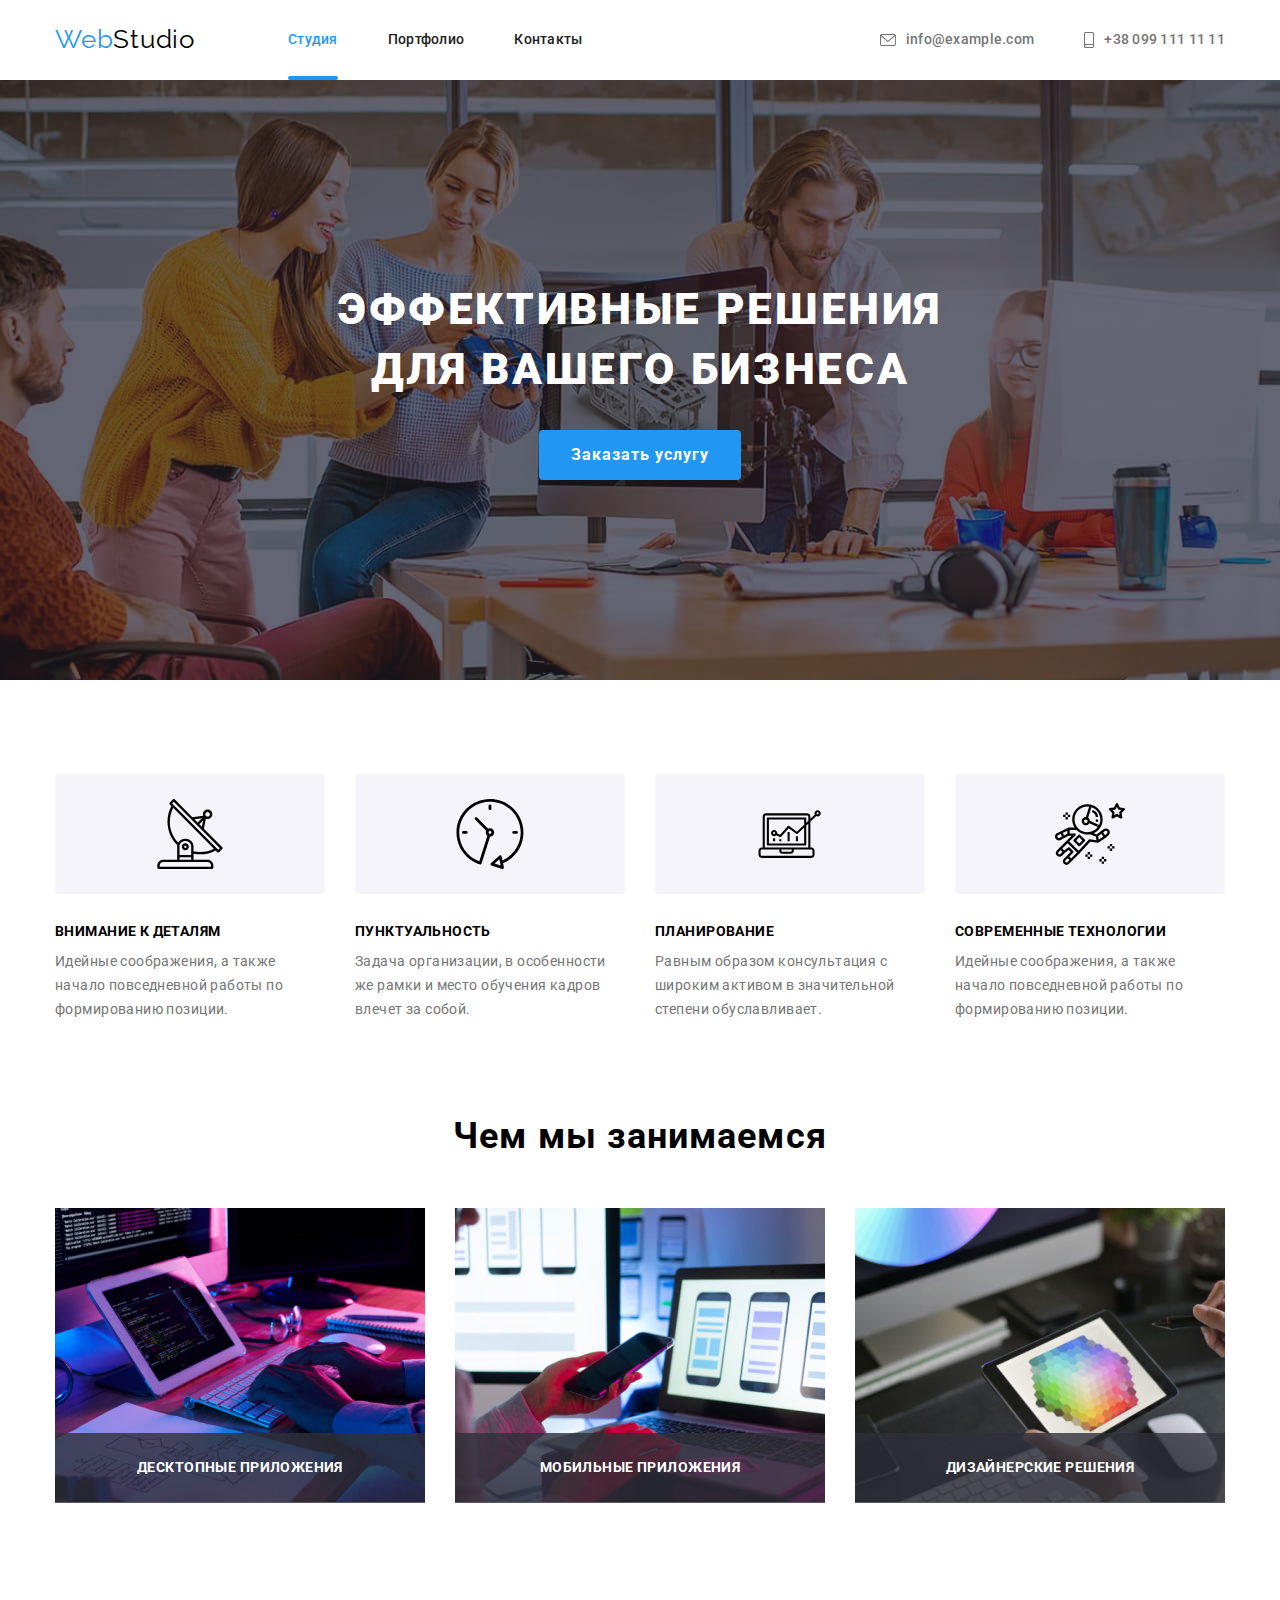
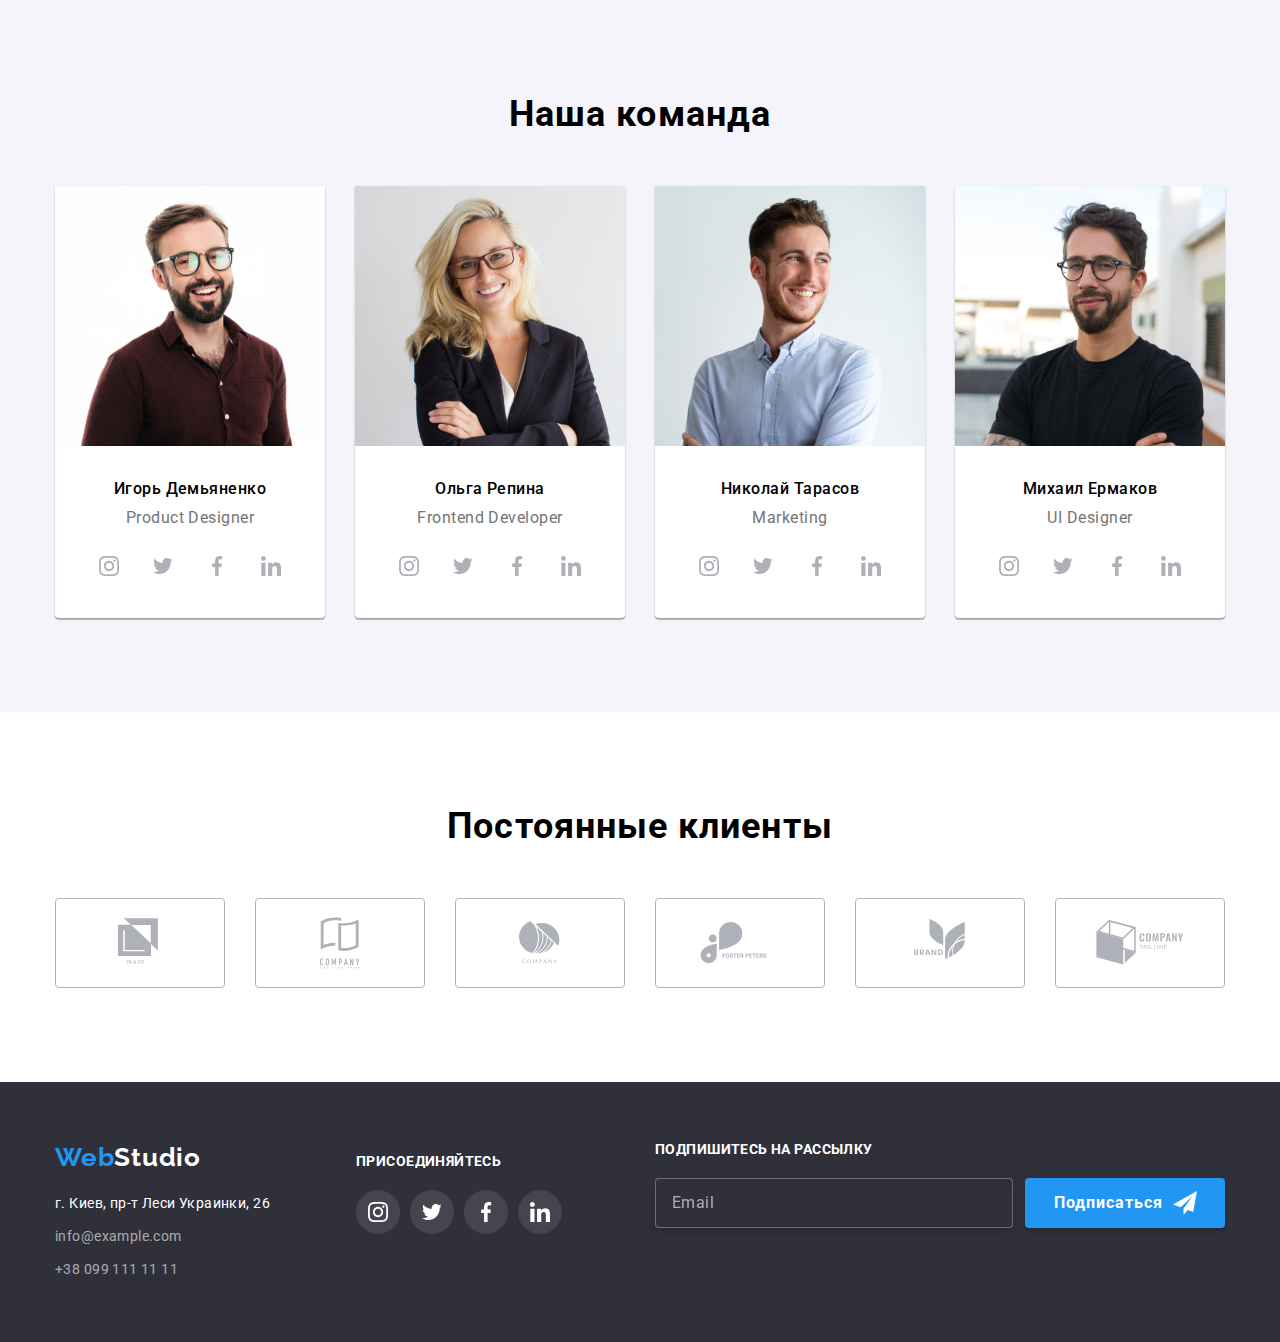
<file: index.html>
<!DOCTYPE html>
<html lang="ru">
<head>
    <meta charset="UTF-8">
    <meta name="viewport" content="width=device-width, initial-scale=1.0">
    <link rel="stylesheet" href="https://cdnjs.cloudflare.com/ajax/libs/modern-normalize/1.0.0/modern-normalize.min.css"> 
    <link rel="preconnect" href="https://fonts.gstatic.com/"> 
    <link href="https://fonts.googleapis.com/css2?family=Raleway:wght@700&family=Roboto:wght@400;500;700;900&display=swap"
        rel="stylesheet">
    <link rel="stylesheet" href="./css/main.min.css">
    <title>Студия</title>
</head>
<body>
<!--Шапка макета-->
    <header>
     <div class="container main-nav">
         <nav class=" main-nav">
            <a href="#" class="logo" ><span class="accent">Web</span>Studio</a>
            <ul class="site-nav list reset">
              <li  class="site-nav-item"><a href="./index.html" class="site-nav-link current-link">Студия</a></li>
               <li  class="site-nav-item"> <a href="./portfolio.html" class="site-nav-link">Портфолио</a></li>
              <li  class="site-nav-item"> <a href="#" class="site-nav-link">Контакты</a></li>
            </ul>
       </nav>

       <ul class="auth-nav list reset">
           <li class="auth-nav-item"><a href="mailto:info@example.com" class="auth-nav-link">
             <svg class="header-icon"  width = "14px" height = " 10px ">
               <use href="./images/svg/symbol-defs.svg#icon-envelope"></use>
           </svg> info@example.com</a></li>
           <li class="auth-nav-item"><a href="tel:+380991111111" class="auth-nav-link">
                <svg class="header-icon icon-phone" width = "10px"  height = " 14px " >
                    <use href="./images/svg/symbol-defs.svg#icon-smartphone"></use>
                </svg>+38 099 111 11 11</a></li>
       </ul>
    <button class="header-buttom " aria-expanded="false" aria-controls="menu-container" data-menu-button>
        <svg class="header_menu-icon" aria-label="Переключатель мобильного меню" >
            <use class="icon-menu" href="./images/svg/symbol-defs.svg#icon-menu"></use>
            <use class="icon-cross" href="./images/svg/symbol-defs.svg#icon-menu-close"></use>
        </svg>
    </button>
     </div>
    <div class="menu-container " id="menu-container" data-menu>
        <nav class="menu-nav">
        <ul class="menu-list list reset">
            <li class="menu-nav-item"><a href="./index.html" class="menu-nav-link">Студия</a></li>
            <li class="menu-nav-item"><a href="./portfolio.html" class="menu-nav-link">Портфолио</a></li>
            <li class="menu-nav-item"><a href="#" class="menu-nav-link">Контакты</a ></li>
        </ul>

        <ul class="menu-contacts list reset" >
            <li class="menu-contacts-item"><a href="tel:+380991111111" class="menu-contacts-link">+38 099 111 11 11</a></li>
            <li class="menu-contacts-item"><a href="mailto:info@example.com" class="menu-contacts-link menu-contacts-link--color">info@example.com</a></li>
        </ul>
         
        <ul class="social-menu list reset">
            <li class="social-menu-item"><a href="#" class="social-menu-link">Instagram</a></li>
            <li class="social-menu-item"><a href="#" class="social-menu-link">Twitter</a></li>
            <li class="social-menu-item"><a href="#" class="social-menu-link">Facebook</a></li>
            <li class="social-menu-item"><a href="#" class="social-menu-link">LinkedIn</a></li>
        </ul>
        </nav>

        </div>
    </div>
    </header>
  
    <main>
        <!--Hero-->
        <section class="hero">
            <div class="hero-overlay">
               <div class="heading-container"> 
                   <h1 class="hero-title">Эффективные решения для вашего бизнеса</h1>
                </div>
                <button class="hero-buttom" data-modal-open >Заказать услугу</button>
            </div>
            <!--Преимущества-->
        </section>
        <section class="benefits-section  ">
            <div class="container"> 
            <h2 class="section-title visually-hidden">Наши преимущества</h2>
              <ul class="list reset list-description">                            
                    <li class="list-description-item">
                       <div class="wrapper">
                            <svg class="wrapper-icon">
                                <use href="./images/svg/symbol-defs.svg#icon-antenna"></use>
                            </svg>
                        </div>
                        <h3 class="list-title">Внимание к деталям</h3>
                        <p class="section-text description ">Идейные соображения, а также начало повседневной работы по формированию позиции.</p>
                    </li>
                    <li class="list-description-item">
                        <div class="wrapper">   
                            <svg class="wrapper-icon">
                                <use href="./images/svg/symbol-defs.svg#icon-clock"></use>
                            </svg>
                        </div>
                        <h3 class="list-title">Пунктуальность</h3>
                       <p class="section-text description">Задача организации, в особенности же рамки и место обучения кадров влечет за собой.</p>
                    </li>
                    <li class="list-description-item">
                        <div class="wrapper">
                            <svg class="wrapper-icon">
                                <use href="./images/svg/symbol-defs.svg#icon-diagram"></use>
                            </svg>
                        </div>
                        <h3 class="list-title">Планирование</h3>
                        <p class="section-text description">Равным образом консультация с широким активом в значительной степени обуславливает.</p>
                   </li >
                    <li class="list-description-item">
                        <div class="wrapper">
                            <svg class="wrapper-icon">
                                <use href="./images/svg/symbol-defs.svg#icon-astronaut"></use>
                            </svg>
                        </div>
                        <h3 class="list-title">Современные технологии</h3>
                        <p class="section-text description">Идейные соображения, а также начало повседневной работы по формированию позиции.</p>
                    </li>
              </ul>
            </div>
        </section>
        <!--Чем мы занимаемся-->
        <section class="work-section">
            <div class="container">
            <h2 class="section-title">Чем мы занимаемся</h2>
            <ul class="list reset photo-list">
                <li class=" photo-list-item">
                      <div class="img-wrap">
                         <img src="./images/images.for.stydio/desctop.jpg" srcset="./images/images.for.stydio/desctop.jpg 1x , ./images/images.for.stydio/desctop@2x.jpg 2x " alt="проектирование" width="370" >
                        <div class="explanation">Десктопные приложения</div>
                        </div>
                 </li>
                <li class="photo-list-item">
                    <div class="img-wrap">
                    <img src="./images/images.for.stydio/mobile.jpg " srcset="./images/images.for.stydio/mobile.jpg 1x , ./images/images.for.stydio/mobile@2x.jpg 2x " alt="программирования" width="370">
                    <div class="explanation">Мобильные приложения</div>
                    </div>
                </li>
                <li class="photo-list-item">
                    <div class="img-wrap">
                    <img src="./images/images.for.stydio/design.jpg" srcset="./images/images.for.stydio/design.jpg 1x , ./images/images.for.stydio/design@2x.jpg 2x " alt="дизайн" width="370">
                    <div class="explanation">Дизайнерские решения</div>
                    </div>
                </li>
            </ul>
            </div>
        </section>
        <!--Команда-->
        <section class="team-section">
            <div class="container">
            <h2 class="section-title">Наша команда</h2>
            <ul class="list reset team-list">
                <li class="team-list-item">
                    <img src="./images/images.for.stydio/team_image1.jpg" srcset="./images/images.for.stydio/team_image1.jpg 1x , ./images/images.for.stydio/teamimage1@2x.jpg 2x " alt="Фото работника 1"  class="team-photo">
                    <h3 class="list-name">Игорь Демьяненко</h3>
                    <p class="section-text profession ">Product Designer</p>
                    <ul class="social-list reset">
                      <li class="social-item">
                         <a class="social-link" href="#">
                            <svg class="social-icon">
                                    <use href="./images/svg/symbol-defs.svg#icon-instagram"></use>
                            </svg>
                        </a>
                     </li>
                     <li class="social-item">
                         <a  class="social-link"  href="#">
                            <svg class="social-icon">
                                    <use href="./images/svg/symbol-defs.svg#icon-twitter"></use>
                            </svg>
                        </a>
                    </li>
                         <li class="social-item">
                             <a class="social-link" href="#">
                                <svg class="social-icon">
                                    <use href="./images/svg/symbol-defs.svg#icon-facebook"></use>
                                </svg>
                            </a>
                        </li>
                        <li class="social-item">
                            <a class="social-link" href="#">
                                <svg class="social-icon">
                                        <use href="./images/svg/symbol-defs.svg#icon-linkedin"></use>
                                </svg>
                            </a>
                        </li>
                    </ul>
                </li>
                <li  class="team-list-item">
                    <img src="./images/images.for.stydio/team_image2.jpg" srcset="./images/images.for.stydio/team_image2.jpg 1x , ./images/images.for.stydio/teamimage2@2x.jpg 2x " alt="Фото работника 2"  class="team-photo">
                    <h3 class="list-name">Ольга Репина</h3>
                    <p class="section-text profession">Frontend Developer</p>
                    <ul class="social-list reset">
                        <li class="social-item">
                            <a class="social-link" href="#">
                                <svg class="social-icon">
                                    <use href="./images/svg/symbol-defs.svg#icon-instagram"></use>
                                </svg>
                            </a>
                        </li>
                        <li class="social-item">
                            <a class="social-link" href="#">
                                <svg class="social-icon">
                                    <use href="./images/svg/symbol-defs.svg#icon-twitter"></use>
                                </svg>
                            </a>
                        </li>
                        <li class="social-item">
                            <a class="social-link" href="#">
                                <svg class="social-icon">
                                    <use href="./images/svg/symbol-defs.svg#icon-facebook"></use>
                                </svg>
                            </a>
                        </li>
                        <li class="social-item">
                            <a class="social-link" href="#">
                                <svg class="social-icon">
                                    <use href="./images/svg/symbol-defs.svg#icon-linkedin"></use>
                                </svg>
                            </a>
                        </li>
                    </ul>
                </li >
                <li class="team-list-item">
                    <img src="./images/images.for.stydio/team_image3.jpg" srcset="./images/images.for.stydio/team_image3.jpg 1x , ./images/images.for.stydio/teamimage3@2x.jpg 2x " alt="Фото работника 3"  class="team-photo">
                    <h3 class="list-name">Николай Тарасов</h3>
                    <p class="section-text profession">Marketing</p>
                    <ul class="social-list reset">
                        <li class="social-item">
                            <a class="social-link" href="#">
                                <svg class="social-icon">
                                    <use href="./images/svg/symbol-defs.svg#icon-instagram"></use>
                                </svg>
                            </a>
                        </li>
                        <li class="social-item">
                            <a class="social-link" href="#">
                                <svg class="social-icon">
                                    <use href="./images/svg/symbol-defs.svg#icon-twitter"></use>
                                </svg>
                            </a>
                        </li>
                        <li class="social-item">
                            <a class="social-link" href="#">
                                <svg class="social-icon">
                                    <use href="./images/svg/symbol-defs.svg#icon-facebook"></use>
                                </svg>
                            </a>
                        </li>
                        <li class="social-item">
                            <a class="social-link" href="#">
                                <svg class="social-icon">
                                    <use href="./images/svg/symbol-defs.svg#icon-linkedin"></use>
                                </svg>
                            </a>
                        </li>
                    </ul>
                </li>
                <li  class="team-list-item">
                    <img src="./images/images.for.stydio/team_image4.jpg" srcset="./images/images.for.stydio/team_image4.jpg 1x , ./images/images.for.stydio/teamimage4@2x.jpg 2x " alt="Фотка работника 4" class="team-photo" >
                    <h3 class="list-name">Михаил Ермаков</h3>
                    <p class="section-text profession">UI Designer</p>
                    <ul class="social-list reset">
                        <li class="social-item">
                            <a class="social-link" href="#">
                                <svg class="social-icon">
                                    <use href="./images/svg/symbol-defs.svg#icon-instagram"></use>
                                </svg>
                            </a>
                        </li>
                        <li class="social-item">
                            <a class="social-link" href="#">
                                <svg class="social-icon">
                                    <use href="./images/svg/symbol-defs.svg#icon-twitter"></use>
                                </svg>
                            </a>
                        </li>
                        <li class="social-item">
                            <a class="social-link" href="#">
                                <svg class="social-icon">
                                    <use href="./images/svg/symbol-defs.svg#icon-facebook"></use>
                                </svg>
                            </a>
                        </li>
                        <li class="social-item">
                            <a class="social-link" href="#">
                                <svg class="social-icon">
                                    <use href="./images/svg/symbol-defs.svg#icon-linkedin"></use>
                                </svg>
                            </a>
                        </li>
                    </ul>
                </li>
            </ul>
        </div>
        </section>
        <!-- Клієнти -->
        <section class="clients-section">
            <div class="container">
            <h2 class="section-title">Постоянные клиенты</h2>
          <ul class="list reset clients-list">
              <li class="clients-item">
                  <a class="clients-link" href="#">
                      <svg class="clients-icon" width="44px" height="49px">
                          <use href="./images/svg/symbol-defs.svg#icon-logo_1"></use>
                      </svg>
                  </a>
              </li>
              <li  class="clients-item">
                  <a class="clients-link" href="#">
                      <svg class="clients-icon" width="40px" height="52px">
                          <use href="./images/svg/symbol-defs.svg#icon-logo_2"></use>
                      </svg>
                  </a>
              </li>
              <li  class="clients-item">
                  <a  class="clients-link" href="#">
                      <svg class="clients-icon" width="41px" height="43px">
                          <use href="./images/svg/symbol-defs.svg#icon-logo_3"></use>
                      </svg>
                  </a>
              </li>
              <li  class="clients-item">
                  <a  class="clients-link" href="#">
                      <svg class="clients-icon" width="80px" height="42px">
                          <use href="./images/svg/symbol-defs.svg#icon-logo_4"></use>
                      </svg>
                  </a>
              </li>
              <li  class="clients-item">
                  <a  class="clients-link" href="#">
                      <svg class="clients-icon" width="59px" height="47px">
                          <use href="./images/svg/symbol-defs.svg#icon-logo_5"></use>
                      </svg>
                  </a>
              </li>
              <li  class="clients-item">
                  <a  class="clients-link" href="#">
                      <svg class="clients-icon" width="88px" height="45px">
                          <use href="./images/svg/symbol-defs.svg#icon-logo_6"></use>
                      </svg>
                  </a>
              </li>
          </ul>
        </div>
        </section>
    </main>
    <!--Футер-->
    <footer class="footer">
        <div class="container">
            <div class="footer-wrap">
                <div class="wrap-contacts-social">
                   <div class="footer-contacts">
    <a href="#" class="footer-logo"><span class="accent">Web</span>Studio</a>
     <address class="address">
         г. Киев, пр-т Леси Украинки, 26   
     </address> 
     <ul class="list contacts reset">
        <li class="link-mail"><a href="mailto:info@example.com" class="contacts-link">info@example.com</a></li>
        <li class="link-tel"><a href="tel:+380991111111" class="contacts-link">+38 099 111 11 11</a></li>
     </ul>
                   
                </div>
                   <div class="footer-social">
           <span class="footer-social-name">Присоединяйтесь</span>
            <ul class="social-footer reset">
                <li class="footer-social-item">
                    <a class="footer-social-link" href="#">
                        <svg class="footer-social-icon">
                            <use href="./images/svg/symbol-defs.svg#icon-instagram"></use>
                        </svg>
                    </a>
                </li>
                <li class="footer-social-item">
                    <a class="footer-social-link" href="#">
                        <svg class="footer-social-icon">
                            <use href="./images/svg/symbol-defs.svg#icon-twitter"></use>
                        </svg>
                    </a>
                </li>
                <li class="footer-social-item">
                    <a class="footer-social-link" href="#">
                        <svg class="footer-social-icon">
                            <use href="./images/svg/symbol-defs.svg#icon-facebook"></use>
                        </svg>
                    </a>
                </li>
                <li class="footer-social-item">
                    <a class="footer-social-link" href="#">
                        <svg class="footer-social-icon">
                            <use href="./images/svg/symbol-defs.svg#icon-linkedin"></use>
                        </svg>
                    </a>
                </li>
            </ul>
                   </div>
                </div>
                  <div class="footer-form">
                    <form>
                        <p class="form-logo">Подпишитесь на рассылку</p>
                        <label class="footer-label " for="email"></label>
                        <div class="flex-input">
                        <input type="email" id="email" placeholder="Email" class="footer-input">
                            <button type="submit" class="footer-buttom">Подписаться
                                <svg class="icon">
                                    <use href="./images/svg/symbol-defs.svg#icon-send"></use>
                                </svg>
                            </button>
                            </div>
                    </form>
                    </div>
            </div>

    </div>
    </footer>
    <div class="backdrop is-hidden" data-modal>
        <div class="modal">
            <h2 class="modal-header">Оставьте свои данные, мы вам перезвоним</h2>
            <form autocomplete="off">
                <div class="field username">
                    <label>
                        <span class="label">Имя</span>
                        <div class="icon-container">
                            <input type="text" name="username" class="input ">
                            <svg class="icon">
                                <use href="./images/svg/symbol-defs.svg#icon-person-black"></use>
                            </svg>
                        </div>
                    </label>
                </div>
    
                <div class=" field mobile-number">
                    <label>
                        <span class="label">Телефон</span>
                        <div class="icon-container">
                            <input type="tel" name="tel" class="input">
                            <svg class="icon">
                                <use href="./images/svg/symbol-defs.svg#icon-phone-black"></use>
                            </svg>
                        </div>
                    </label>
                </div>
    
                <div class="field email">
                    <label>
                        <span class="label">Почта</span>
                        <div class="icon-container">
                            <input type="email" name="email" class="input ">
                            <svg class="icon">
                                <use href="./images/svg/symbol-defs.svg#icon-email-black"></use>
                            </svg>
                        </div>
                    </label>
                </div>
    
                <div class="field comment-container">
                    <label>
                        <span class="label">Комментарий</span>
                        <textarea name="comment" class="input-comment input" placeholder="Введите текст"></textarea>
                    </label>
                </div>
                <div class=" field checkbox">
                    <label class="checkbox-label">
                        <input type="checkbox" class="old-checkbox visually-hidden">
                        <span class="checkbox-icon"></span>
                        <span class="label-checkbox">Соглашаюсь с рассылкой и принимаю <a href="#"
                                class="checkbox-link">Условия договора</a></span>
                    </label>
                </div>
                <button type="submit" class="form-buttom">Отправить</button>
            </form>
            <div class="close-buttom">
                <button class="modal-buttom" data-modal-close>
                    <svg class="modal-icon">
                        <use href="./images/svg/symbol-defs.svg#icon-close-black"></use>
                    </svg>
                </button>
            </div>
        </div>
    </div>
    
    <script src=" ./js/modal.js ">
    </script>
    <script src="./js/menu.js"></script>
</body>
</html>
</file>
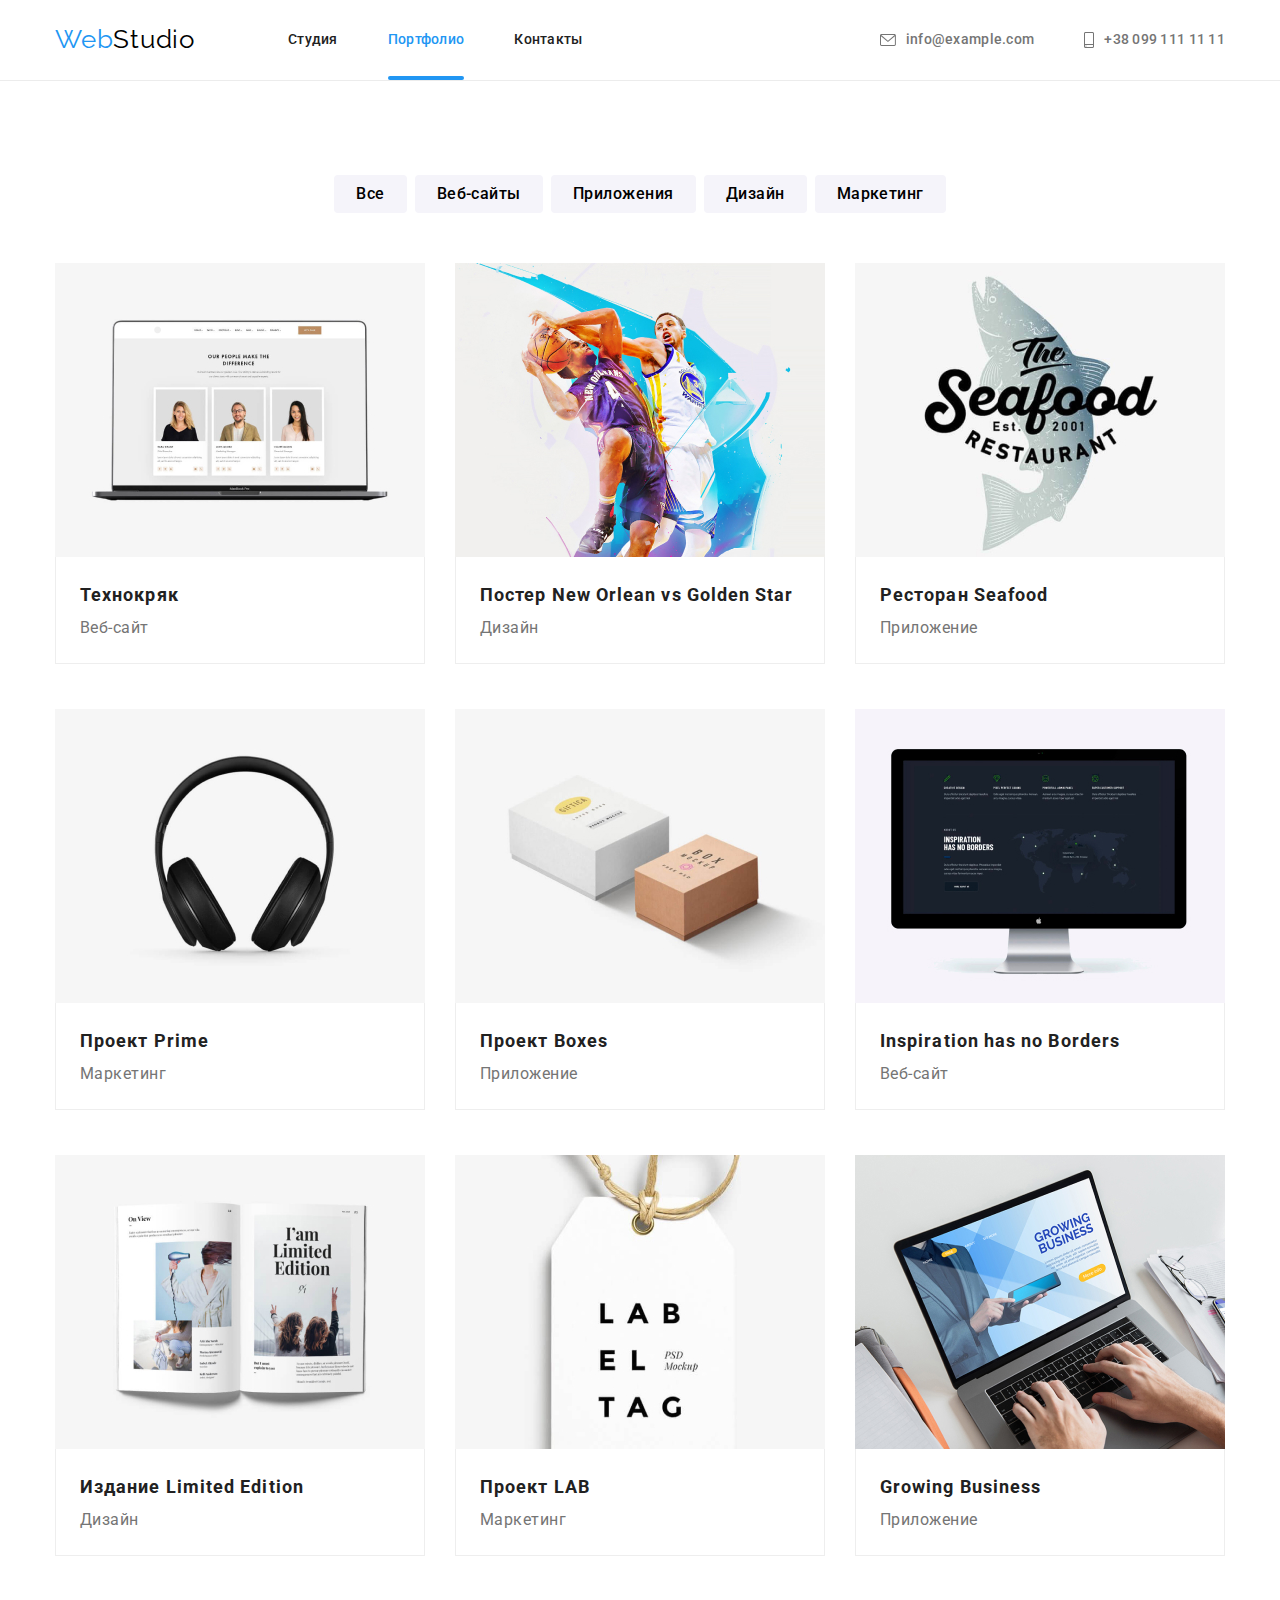
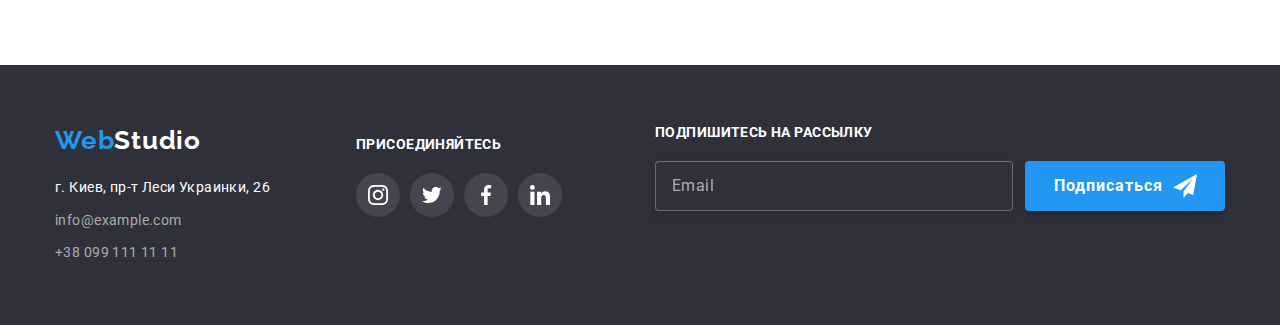
<file: portfolio.html>
<!DOCTYPE html>
<html lang="ru">
<head>
    <meta charset="UTF-8">
    <meta name="viewport" content="width=device-width, initial-scale=1.0">
    <link rel="stylesheet" href="https://cdnjs.cloudflare.com/ajax/libs/modern-normalize/1.0.0/modern-normalize.min.css"> 
    <link rel="preconnect" href="https://fonts.gstatic.com/">
    <link href="https://fonts.googleapis.com/css2?family=Raleway:wght@700&family=Roboto:wght@400;500;700;900&display=swap"
        rel="stylesheet">
        <link rel="stylesheet" href="./css/main.min.css">
    <title>Портфолио</title>
</head>
<body>
    <!-- Шапка -->
<header class="header-line">
    <div class="container main-nav">
        <nav class=" main-nav">
            <a href="#" class="logo"><span class="accent">Web</span>Studio</a>
            <ul class="site-nav list reset">
                <li class="site-nav-item"><a href="./index.html" class="site-nav-link ">Студия</a></li>
                <li class="site-nav-item"> <a href="./portfolio.html" class="site-nav-link current-link">Портфолио</a></li>
                <li class="site-nav-item"> <a href="#" class="site-nav-link">Контакты</a></li>
            </ul>
        </nav>

        <ul class="auth-nav list reset">
            <li class="auth-nav-item"><a href="mailto:info@example.com" class="auth-nav-link">
                    <svg class="header-icon" width="14px" height=" 10px ">
                        <use href="./images/svg/symbol-defs.svg#icon-envelope"></use>
                    </svg> info@example.com</a></li>
            <li class="auth-nav-item"><a href="tel:+380991111111" class="auth-nav-link">
                    <svg class="header-icon icon-phone" width="10px" height=" 14px ">
                        <use href="./images/svg/symbol-defs.svg#icon-smartphone"></use>
                    </svg>+38 099 111 11 11</a></li>
        </ul>
        <button class="header-buttom " aria-expanded="false" aria-controls="menu-container" data-menu-button>
            <svg class="header_menu-icon" aria-label="Переключатель мобильного меню">
                <use class="icon-menu" href="./images/svg/symbol-defs.svg#icon-menu"></use>
                <use class="icon-cross" href="./images/svg/symbol-defs.svg#icon-menu-close"></use>
            </svg>
        </button>
    </div>
    <div class="menu-container " id="menu-container" data-menu>
        <nav class="menu-nav">
            <ul class="menu-list list reset">
                <li class="menu-nav-item"><a href="./index.html" class="menu-nav-link">Студия</a></li>
                <li class="menu-nav-item"><a href="./portfolio.html" class="menu-nav-link">Портфолио</a></li>
                <li class="menu-nav-item"><a href="#" class="menu-nav-link">Контакты</a></li>
            </ul>

            <ul class="menu-contacts list reset">
                <li class="menu-contacts-item"><a href="tel:+380991111111" class="menu-contacts-link">+38 099 111 11
                        11</a></li>
                <li class="menu-contacts-item"><a href="mailto:info@example.com"
                        class="menu-contacts-link menu-contacts-link--color">info@example.com</a></li>
            </ul>

            <ul class="social-menu list reset">
                <li class="social-menu-item"><a href="#" class="social-menu-link">Instagram</a></li>
                <li class="social-menu-item"><a href="#" class="social-menu-link">Twitter</a></li>
                <li class="social-menu-item"><a href="#" class="social-menu-link">Facebook</a></li>
                <li class="social-menu-item"><a href="#" class="social-menu-link">LinkedIn</a></li>
            </ul>
        </nav>

    </div>
    </div>
</header>
<main>
 <section class="main-content">
     <div class="container">
    <h1 class="visually-hidden">Примеры работ</h1>
    <ul class="list reset buttom-nav">
        <li class="buttom-nav-item"><button class="list-buttom" type="button">Все</button></li>
        <li class="buttom-nav-item"><button class="list-buttom" type="button">Веб-сайты</button></li>
        <li class="buttom-nav-item"><button class="list-buttom" type="button">Приложения</button></li>
        <li class="buttom-nav-item"><button class="list-buttom" type="button">Дизайн</button></li>
        <li class="buttom-nav-item"><button class="list-buttom" type="button">Маркетинг</button></li>
    </ul>
    <ul class="list reset example-list">
        <li class="example-item">
         <a class="example-link" href="#">
            <div class="example-wrap">
            <img src="./images/img.for.portfolio/img.jpg" srcset="./images/img.for.portfolio/img.jpg 1x , ./images/img.for.portfolio/img@2x.jpg 2x " alt="Пример работи 1" class="example-photo">
            <p class="overlay-text">Технокряк это современная площадка распространения коронавируса. Компании используют эту
                платформу для цифрового
                шпионажа и атак на защищённые сервера конкурентов.</p>
                </div>
            <div class="card-content">
                <h2 class="example-title">Технокряк</h2>
                <p class="list-kind">Веб-сайт</p>
            </div>
         </a>
        </li>
        <li class="example-item">
            <a class="example-link" href="#">
             <div class="example-wrap">
             <img src="./images/img.for.portfolio/img(1).jpg" srcset="./images/img.for.portfolio/img(1).jpg 1x , ./images/img.for.portfolio/img(1)@2x.jpg 2x " alt="Пример работи 2" class="example-photo"> 
             <p class="overlay-text">Технокряк это современная площадка распространения коронавируса. Компании используют эту платформу для цифрового
                шпионажа и атак на защищённые сервера конкурентов.</p> 
             </div>
           <div class="card-content"> 
                <h2 class="example-title">Постер New Orlean vs Golden Star</h2>
                <p class="list-kind">Дизайн</p>
            </div>
            </a>
        </li>
        <li class="example-item">
            <a class="example-link" href="#">
                <div class="example-wrap">
            <img src="./images/img.for.portfolio/img(2).jpg" srcset="./images/img.for.portfolio/img(2).jpg 1x , ./images/img.for.portfolio/img(2)@2x.jpg 2x " alt="Пример работи 3" class="example-photo">
            <p class="overlay-text">Технокряк это современная площадка распространения коронавируса. Компании используют эту
                платформу для цифрового
                шпионажа и атак на защищённые сервера конкурентов.</p>
                </div>
            <div class="card-content">  
               <h2 class="example-title">Ресторан Seafood</h2>
               <p class="list-kind">Приложение</p>
            </div>
            </a>
        </li>
        <li class="example-item">
            <a class="example-link" href="#">
                <div class="example-wrap">
            <img src="./images/img.for.portfolio/img(3).jpg" srcset="./images/img.for.portfolio/img(3).jpg 1x , ./images/img.for.portfolio/img(3)@2x.jpg 2x " alt="Пример работи 4" class="example-photo">
            <p class="overlay-text">Технокряк это современная площадка распространения коронавируса. Компании используют эту
                платформу для цифрового
                шпионажа и атак на защищённые сервера конкурентов.</p>
                </div>
            <div class="card-content"> 
               <h2 class="example-title">Проект Prime</h2>
                <p class="list-kind">Маркетинг</p>
            </div>
            </a>
        </li>
        <li class="example-item">
            <a class="example-link" href="#">
                <div class="example-wrap">
            <img src="./images/img.for.portfolio/img(4).jpg" srcset="./images/img.for.portfolio/img(4).jpg 1x , ./images/img.for.portfolio/img(4)@2x.jpg 2x " alt="Пример работи 5" class="example-photo">
            <p class="overlay-text">Технокряк это современная площадка распространения коронавируса. Компании используют эту
                платформу для цифрового
                шпионажа и атак на защищённые сервера конкурентов.</p>
                </div>
            <div class="card-content"> 
               <h2 class="example-title">Проект Boxes</h2>
               <p class="list-kind">Приложение</p>
            </div>
            </a>
        </li>
        <li class="example-item">
            <a class="example-link" href="#">
                <div class="example-wrap">
            <img src="./images/img.for.portfolio/img(5).jpg" srcset="./images/img.for.portfolio/img(5).jpg 1x , ./images/img.for.portfolio/img(5)@2x.jpg 2x " alt="Пример работи 6" class="example-photo">
            <p class="overlay-text">Технокряк это современная площадка распространения коронавируса. Компании используют эту
                платформу для цифрового
                шпионажа и атак на защищённые сервера конкурентов.</p>
                </div>
            <div class="card-content">
               <h2 class="example-title">Inspiration has no Borders</h2>
               <p class="list-kind">Веб-сайт</p>
            </div>
            </a>
        </li>
        <li class="example-item">
            <a class="example-link" href="#">
                <div class="example-wrap">
            <img src="./images/img.for.portfolio/img(6).jpg" srcset="./images/img.for.portfolio/img(6).jpg 1x , ./images/img.for.portfolio/img(6)@2x.jpg 2x " alt="Пример работи 7" class="example-photo"> 
            <p class="overlay-text">Технокряк это современная площадка распространения коронавируса. Компании используют эту
                платформу для цифрового
                шпионажа и атак на защищённые сервера конкурентов.</p>
                </div>
            <div class="card-content"> 
               <h2 class="example-title">Издание Limited Edition</h2>
               <p class="list-kind">Дизайн</p>
            </div>
            </a>
        </li>
        <li class="example-item">
            <a class="example-link" href="#">
                <div class="example-wrap">
            <img src="./images/img.for.portfolio/img(7).jpg" srcset="./images/img.for.portfolio/img(7).jpg 1x , ./images/img.for.portfolio/img(7)@2x.jpg 2x " alt="Пример работи 8" class="example-photo">
            <p class="overlay-text">Технокряк это современная площадка распространения коронавируса. Компании используют эту
                платформу для цифрового
                шпионажа и атак на защищённые сервера конкурентов.</p>
                </div>
           <div class="card-content">
              <h2 class="example-title">Проект LAB</h2>
              <p class="list-kind">Маркетинг</p>
            </div>
            </a>
        </li>
        <li class="example-item">
            <a class="example-link" href="#">
                <div class="example-wrap">
            <img src="./images/img.for.portfolio/img(8).jpg" srcset="./images/img.for.portfolio/img(8).jpg 1x , ./images/img.for.portfolio/img(8)@2x.jpg 2x " alt="Пример работи 9" class="example-photo">
            <p class="overlay-text">Технокряк это современная площадка распространения коронавируса. Компании используют эту
                платформу для цифрового
                шпионажа и атак на защищённые сервера конкурентов.</p>
                </div>
           <div class="card-content"> 
              <h2 class="example-title">Growing Business</h2>
              <p class="list-kind">Приложение</p>
            </div>
            </a>
        </li>
    </ul>
    </div>
 </section>

</main>
<footer class="footer">
    <div class="container">
        <div class="footer-wrap">
            <div class="wrap-contacts-social">
                <div class="footer-contacts">
                    <a href="#" class="footer-logo"><span class="accent">Web</span>Studio</a>
                    <address class="address">
                        г. Киев, пр-т Леси Украинки, 26
                    </address>
                    <ul class="list contacts reset">
                        <li class="link-mail"><a href="mailto:info@example.com"
                                class="contacts-link">info@example.com</a></li>
                        <li class="link-tel"><a href="tel:+380991111111" class="contacts-link">+38 099 111 11 11</a>
                        </li>
                    </ul>

                </div>
                <div class="footer-social">
                    <span class="footer-social-name">Присоединяйтесь</span>
                    <ul class="social-footer reset">
                        <li class="footer-social-item">
                            <a class="footer-social-link" href="#">
                                <svg class="footer-social-icon">
                                    <use href="./images/svg/symbol-defs.svg#icon-instagram"></use>
                                </svg>
                            </a>
                        </li>
                        <li class="footer-social-item">
                            <a class="footer-social-link" href="#">
                                <svg class="footer-social-icon">
                                    <use href="./images/svg/symbol-defs.svg#icon-twitter"></use>
                                </svg>
                            </a>
                        </li>
                        <li class="footer-social-item">
                            <a class="footer-social-link" href="#">
                                <svg class="footer-social-icon">
                                    <use href="./images/svg/symbol-defs.svg#icon-facebook"></use>
                                </svg>
                            </a>
                        </li>
                        <li class="footer-social-item">
                            <a class="footer-social-link" href="#">
                                <svg class="footer-social-icon">
                                    <use href="./images/svg/symbol-defs.svg#icon-linkedin"></use>
                                </svg>
                            </a>
                        </li>
                    </ul>
                </div>
            </div>
            <div class="footer-form">
                <form>
                    <p class="form-logo">Подпишитесь на рассылку</p>
                    <label class="footer-label " for="email"></label>
                    <div class="flex-input">
                        <input type="email" id="email" placeholder="Email" class="footer-input">
                        <button type="submit" class="footer-buttom">Подписаться
                            <svg class="icon">
                                <use href="./images/svg/symbol-defs.svg#icon-send"></use>
                            </svg>
                        </button>
                    </div>
                </form>
            </div>
        </div>

    </div>
</footer>
<script src="./js/menu.js"></script>
</body>
</html>
</file>
<file: css/main.min.css>
body{font-style:normal;font-family:Roboto, sans-serif}h1,h2,h3,h4,h5,h6,p{margin-bottom:0;margin-top:0}.reset{margin-top:0;margin-bottom:0;padding:0}.container{padding-right:15px;padding-left:15px;margin-left:auto;margin-right:auto}@media screen and (min-width: 480px){.container{width:480px}}@media screen and (min-width: 768px){.container{width:768px}}@media screen and (min-width: 1200px){.container{width:1200px}}.visually-hidden{position:absolute;clip:rect(0 0 0 0);width:1px;height:1px;margin:-1px}.list{list-style:none}.header-line{border-bottom:1px solid #ececec}.accent{color:#2196f3}.logo{margin:16px 0;color:#000;text-decoration:none;font-family:Raleway;font-size:24px;line-height:1.17;letter-spacing:0.03em}@media screen and (min-width: 768px){.logo{margin-right:88px}}@media screen and (min-width: 1200px){.logo{margin-right:93px;font-size:26px;line-height:1.2}}.main-nav{display:-webkit-box;display:-ms-flexbox;display:flex;-webkit-box-align:center;-ms-flex-align:center;align-items:center}.site-nav{display:none}@media screen and (min-width: 768px){.site-nav{display:-webkit-box;display:-ms-flexbox;display:flex}}@media screen and (min-width: 1200px){.site-nav{display:-webkit-box;display:-ms-flexbox;display:flex}}.site-nav{margin-top:0px;margin-bottom:0px}@media screen and (min-width: 768px){.site-nav-item:not(:last-child){margin-right:50px}}.site-nav-link,.auth-nav-link{font-weight:500;font-size:14px;line-height:1.14;letter-spacing:0.02em}.site-nav-link{position:relative;display:block;padding-top:32px;padding-bottom:32px;color:#212121;text-decoration:none;-webkit-transition:color 250ms cubic-bezier(0.4, 0, 0.2, 1);transition:color 250ms cubic-bezier(0.4, 0, 0.2, 1)}.site-nav-link:hover:after{opacity:1}.site-nav-link:hover{color:#2196f3}.site-nav-link:focus{color:#2196f3}.site-nav-link::after{content:'';position:absolute;bottom:0;left:0;width:100%;height:4px;border-radius:2px;background-color:#2196f3;opacity:0;-webkit-transition:opacity 250ms cubic-bezier(0.4, 0, 0.2, 1);transition:opacity 250ms cubic-bezier(0.4, 0, 0.2, 1)}.site-nav .current-link{color:#2196f3}.site-nav .current-link::after{opacity:1}.auth-nav{display:none}@media screen and (min-width: 768px){.auth-nav{display:block;margin-left:auto;margin-top:0px;margin-bottom:0px}}@media screen and (min-width: 1200px){.auth-nav{display:-webkit-box;display:-ms-flexbox;display:flex;margin-left:auto;margin-top:0px;margin-bottom:0px}}@media screen and (min-width: 768px){.auth-nav-item:not(:last-child){margin-bottom:10px}}@media screen and (min-width: 1200px){.auth-nav-item:not(:last-child){margin-right:50px;margin-bottom:0}}.auth-nav-link{display:-webkit-box;display:-ms-flexbox;display:flex;-webkit-box-align:center;-ms-flex-align:center;align-items:center;color:#757575;text-decoration:none;-webkit-transition:color 250ms cubic-bezier(0.4, 0, 0.2, 1);transition:color 250ms cubic-bezier(0.4, 0, 0.2, 1)}@media screen and (min-width: 768px){.auth-nav-link{padding:0}}@media screen and (min-width: 1200px){.auth-nav-link{padding-top:32px;padding-bottom:32px}}.auth-nav-link:hover{color:#2196f3}.auth-nav-link:focus{color:#2196f3}.header-icon{fill:currentColor;margin-right:8px;-webkit-transition:fill 250ms cubic-bezier(0.4, 0, 0.2, 1);transition:fill 250ms cubic-bezier(0.4, 0, 0.2, 1)}@media screen and (min-width: 1200px){.header-icon.icon-phone{width:10px;height:16px}}@media screen and (min-width: 1200px){.header-icon{margin-right:10px;width:16px;height:12px}}.header-icon:hover{fill:#2196f3}.header-icon:focus{fill:#2196f3}.header-buttom{width:40px;height:40px;display:-webkit-box;display:-ms-flexbox;display:flex;-webkit-box-pack:center;-ms-flex-pack:center;justify-content:center;-webkit-box-align:center;-ms-flex-align:center;align-items:center;margin:0;padding:0;background-color:transparent;border:none;cursor:pointer;color:#000;z-index:999999;margin-left:auto}@media screen and (min-width: 768px){.header-buttom{display:none}}.header_menu-icon{fill:currentColor;width:24px;height:16px;-webkit-transition:fill 250ms cubic-bezier(0.4, 0, 0.2, 1);transition:fill 250ms cubic-bezier(0.4, 0, 0.2, 1)}.header-buttom:hover .header_menu-icon,.header-buttom:focus .header_menu-icon{fill:#2196f3}.header-buttom .icon-cross{display:none}.header-buttom.is-open .icon-cross{display:block}.header-buttom.is-open .icon-menu{display:none}.header-buttom .icon-cross{display:none}.menu-container{display:none}.menu-container.is-open{display:block}@media screen and (min-width: 768px){.menu-container.is-open{display:none}}@media screen and (max-width: 767px){.menu-container{position:fixed;top:0;left:0;width:100%;height:100%;padding-top:48px;padding-left:40px;padding-bottom:48px;background-color:#fff;z-index:999;opacity:0;visibility:hidden;pointer-events:none;-webkit-transition:opacity 250ms cubic-bezier(0.4, 0, 0.2, 1);transition:opacity 250ms cubic-bezier(0.4, 0, 0.2, 1)}}@media screen and (min-width: 768px){.menu-container{display:none}}.menu-container.is-open{opacity:1;visibility:visible;pointer-events:initial}.menu-container.is-open .menu-nav{-webkit-transform:translateX 0;transform:translateX 0}.menu-nav{display:-webkit-box;display:-ms-flexbox;display:flex;-webkit-box-orient:vertical;-webkit-box-direction:normal;-ms-flex-direction:column;flex-direction:column;-webkit-transform:translateX -100%;transform:translateX -100%;-webkit-transition:-webkit-transform 250ms cubic-bezier(0.4, 0, 0.2, 1) 250ms;transition:-webkit-transform 250ms cubic-bezier(0.4, 0, 0.2, 1) 250ms;transition:transform 250ms cubic-bezier(0.4, 0, 0.2, 1) 250ms;transition:transform 250ms cubic-bezier(0.4, 0, 0.2, 1) 250ms, -webkit-transform 250ms cubic-bezier(0.4, 0, 0.2, 1) 250ms}.menu-nav-item:not(:last-child){margin-bottom:32px}.menu-nav-link{color:#212121;font-weight:500;font-size:40px;line-height:1.18;text-align:center;letter-spacing:0.02em;text-decoration:none;-webkit-transition:color 250ms cubic-bezier(0.4, 0, 0.2, 1);transition:color 250ms cubic-bezier(0.4, 0, 0.2, 1)}.menu-nav-link:hover,.menu-nav-link:focus{color:#2196f3}.menu-list{margin-bottom:302px}.menu-contacts{margin-bottom:64px}.menu-contacts-item:not(:last-child){margin-bottom:32px}.menu-contacts-link{text-decoration:none;font-weight:500;font-size:34px;line-height:1.18;letter-spacing:0.02em;color:#2196f3}.menu-contacts-link--color{color:#757575}.social-menu{display:-webkit-box;display:-ms-flexbox;display:flex}.social-menu-item:not(:last-child){border-right:1px solid rgba(33,33,33,0.2)}.social-menu-link{font-weight:500;font-size:18px;line-height:1.22;letter-spacing:0.02em;text-decoration:none;color:#2196f3;margin:0 10px}.hero{background:#c4c4c4;text-align:center;margin-top:0;margin-bottom:0}.hero-title{color:#fff;font-weight:900;font-size:26px;line-height:1.61;letter-spacing:0.06em;text-transform:uppercase}@media screen and (min-width: 1200px){.hero-title{font-size:44px;line-height:1.36}}.hero-buttom{border-radius:4px;min-width:200;padding:10px 32px;margin-top:30px;cursor:pointer;border:none;color:#fff;background-color:#2196f3;font-weight:700;font-size:16px;line-height:1.87;-webkit-box-align:center;-ms-flex-align:center;align-items:center;letter-spacing:0.06em}.hero-overlay{width:100%;height:400px;margin:0 auto;padding-top:118px;background-size:cover;background-repeat:no-repeat;background-position:center;background-image:-webkit-gradient(linear, left top, right top, from(rgba(47,48,58,0.4)), to(rgba(47,48,58,0.4))),url(../images/images.for.stydio/headermobile.jpg);background-image:linear-gradient(to right, rgba(47,48,58,0.4), rgba(47,48,58,0.4)),url(../images/images.for.stydio/headermobile.jpg)}@media screen and (min-device-pixel-ratio: 2), screen and (min-resolution: 192 dpi), screen and (min-resolution: 2 dppx){.hero-overlay{background-image:-webkit-gradient(linear, left top, right top, from(rgba(47,48,58,0.4)), to(rgba(47,48,58,0.4))),url(../images/images.for.stydio/headermobile@2x.jpg);background-image:linear-gradient(to right, rgba(47,48,58,0.4), rgba(47,48,58,0.4)),url(../images/images.for.stydio/headermobile@2x.jpg)}}@media screen and (min-width: 768px){.hero-overlay{background-image:-webkit-gradient(linear, left top, right top, from(rgba(47,48,58,0.4)), to(rgba(47,48,58,0.4))),url(../images/images.for.stydio/headertablet.jpg);background-image:linear-gradient(to right, rgba(47,48,58,0.4), rgba(47,48,58,0.4)),url(../images/images.for.stydio/headertablet.jpg)}}@media screen and (min-width: 768px) and (min-device-pixel-ratio: 2), screen and (min-width: 768px) and (min-resolution: 192 dpi), screen and (min-width: 768px) and (min-resolution: 2 dppx){.hero-overlay{background-image:-webkit-gradient(linear, left top, right top, from(rgba(47,48,58,0.4)), to(rgba(47,48,58,0.4))),url(../images/images.for.stydio/headertablet@2x.jpg);background-image:linear-gradient(to right, rgba(47,48,58,0.4), rgba(47,48,58,0.4)),url(../images/images.for.stydio/headertablet@2x.jpg)}}@media screen and (min-width: 1200px){.hero-overlay{padding-top:200px;height:600px;background-image:-webkit-gradient(linear, left top, right top, from(rgba(47,48,58,0.4)), to(rgba(47,48,58,0.4))),url(../images/images.for.stydio/headerdesctop.jpg);background-image:linear-gradient(to right, rgba(47,48,58,0.4), rgba(47,48,58,0.4)),url(../images/images.for.stydio/headerdesctop.jpg)}}@media screen and (min-width: 1200px) and (min-device-pixel-ratio: 2), screen and (min-width: 1200px) and (min-resolution: 192 dpi), screen and (min-width: 1200px) and (min-resolution: 2 dppx){.hero-overlay{background-image:-webkit-gradient(linear, left top, right top, from(rgba(47,48,58,0.4)), to(rgba(47,48,58,0.4))),url(../images/images.for.stydio/headerdesctop@2x.jpg);background-image:linear-gradient(to right, rgba(47,48,58,0.4), rgba(47,48,58,0.4)),url(../images/images.for.stydio/headerdesctop@2x.jpg)}}.heading-container{width:360px;margin:0 auto}@media screen and (min-width: 1200px){.heading-container{width:696px}}.benefits-section{padding-top:60px;padding-bottom:60px}@media screen and (min-width: 1200px){.benefits-section{padding-top:94px;padding-bottom:94px}}@media screen and (min-width: 768px){.list-description{display:-webkit-box;display:-ms-flexbox;display:flex;-ms-flex-wrap:wrap;flex-wrap:wrap;margin:-15px}}.list-description-item{width:100%}@media screen and (max-width: 767px){.list-description-item:not(:last-child){margin-bottom:30px}}@media screen and (min-width: 768px){.list-description-item{margin:15px;-ms-flex-preferred-size:calc((100% - 4 * 15px) / 2);flex-basis:calc((100% - 4 * 15px) / 2)}}@media screen and (min-width: 1200px){.list-description-item{-ms-flex-preferred-size:calc((100% - 8 * 15px) / 4);flex-basis:calc((100% - 8 * 15px) / 4)}}.list-description-item .list-title{font-size:14px;line-height:1.14;letter-spacing:0.03em;text-transform:uppercase;padding-bottom:10px}@media screen and (max-width: 767px){.list-description-item .list-title{text-align:center}}.wrapper{width:auto;height:120px;border-radius:4px;margin-bottom:30px;background-color:#f5f4fa;padding:25px 0;text-align:center}.wrapper-icon{width:70px;height:70px}.description{font-weight:400;font-size:14px;line-height:1.71;letter-spacing:0.03em}.photo-list{display:-webkit-box;display:-ms-flexbox;display:flex}.photo-list-item{width:370px;margin-right:30px}.photo-list-item:last-child{margin-right:0}.work-section{display:none;padding-bottom:94px}@media screen and (min-width: 1200px){.work-section{display:block}}.img-wrap{position:relative}.explanation{position:absolute;bottom:0px;-webkit-transform:translateY(-3px);transform:translateY(-3px);width:370px;background-color:rgba(47,48,58,0.8);text-align:center;height:70px;padding:27px 0px;font-weight:700;font-size:14px;line-height:1.14;letter-spacing:0.03em;text-transform:uppercase;color:#ffffff}.section-text{color:#757575}.section-title{font-weight:700;font-size:28px;line-height:1.18;text-align:center;letter-spacing:0.03em;margin-bottom:30px}@media screen and (min-width: 1200px){.section-title{margin-bottom:50px;font-size:36px;line-height:1.16}}.team-section{background:#f5f4fa;padding-top:60px;padding-bottom:60px}@media screen and (min-width: 1200px){.team-section{padding-top:94px;padding-bottom:94px}}.team-photo{width:100%}.list-name{font-weight:500;font-size:16px;line-height:1.18;text-align:center;letter-spacing:0.03em}.profession{font-weight:400;font-size:16px;line-height:1.18;text-align:center;letter-spacing:0.03em}@media screen and (min-width: 768px){.team-list{display:-webkit-box;display:-ms-flexbox;display:flex;-ms-flex-wrap:wrap;flex-wrap:wrap;margin:-15px}}.team-list-item{width:100%;background:#ffffff;-webkit-box-shadow:0px 1px 3px rgba(0,0,0,0.12),0px 1px 1px rgba(0,0,0,0.14),0px 2px 1px rgba(0,0,0,0.2);box-shadow:0px 1px 3px rgba(0,0,0,0.12),0px 1px 1px rgba(0,0,0,0.14),0px 2px 1px rgba(0,0,0,0.2);border-radius:0px 0px 4px 4px}@media screen and (max-width: 767px){.team-list-item:not(:last-child){margin-bottom:30px}}@media screen and (min-width: 768px){.team-list-item{margin:15px;-ms-flex-preferred-size:calc((100% - 4 * 15px) / 2);flex-basis:calc((100% - 4 * 15px) / 2)}}@media screen and (min-width: 1200px){.team-list-item{-ms-flex-preferred-size:calc((100% - 8 * 15px) / 4);flex-basis:calc((100% - 8 * 15px) / 4)}}.list-name{padding-bottom:10px;padding-top:30px}.profession{margin-bottom:16px}.social-list{display:-webkit-box;display:-ms-flexbox;display:flex;-webkit-box-pack:center;-ms-flex-pack:center;justify-content:center;list-style:none;padding-bottom:24px}@media screen and (min-width: 1200px){.social-list{padding-bottom:30px}}.social-link{display:-webkit-inline-box;display:-ms-inline-flexbox;display:inline-flex;-webkit-box-align:center;-ms-flex-align:center;align-items:center;-webkit-box-pack:center;-ms-flex-pack:center;justify-content:center;background-color:#fff;border-radius:50%;color:#afb1b8;width:44px;height:44px;-webkit-transition:color 250ms cubic-bezier(0.4, 0, 0.2, 1),background-color 250ms cubic-bezier(0.4, 0, 0.2, 1);transition:color 250ms cubic-bezier(0.4, 0, 0.2, 1),background-color 250ms cubic-bezier(0.4, 0, 0.2, 1)}.social-link:hover,.social-link:focus{background-color:#2196f3;color:#fff}.social-item:not(:last-child){margin-right:10px}.social-icon{width:20px;height:20px;fill:currentColor}.clients-section{padding-top:60px;padding-bottom:60px}@media screen and (min-width: 1200px){.clients-section{padding-top:94px;padding-bottom:94px}}.clients-list{display:-webkit-box;display:-ms-flexbox;display:flex;-ms-flex-wrap:wrap;flex-wrap:wrap;margin:-15px}.clients-item{margin:15px}@media screen and (max-width: 767px){.clients-item{-ms-flex-preferred-size:calc((100% - 4 * 15px) / 2);flex-basis:calc((100% - 4 * 15px) / 2)}}@media screen and (min-width: 768px){.clients-item{-ms-flex-preferred-size:calc((100% - 6 * 15px) / 3);flex-basis:calc((100% - 6 * 15px) / 3)}}@media screen and (min-width: 1200px){.clients-item{-ms-flex-preferred-size:calc((100% - 12 * 15px) / 6);flex-basis:calc((100% - 12 * 15px) / 6)}}.clients-link{display:-webkit-box;display:-ms-flexbox;display:flex;-webkit-box-pack:center;-ms-flex-pack:center;justify-content:center;-webkit-box-align:center;-ms-flex-align:center;align-items:center;border:1px solid #afb1b8;border-radius:4px;height:90px;color:#afb1b8;-webkit-transition:color 250ms cubic-bezier(0.4, 0, 0.2, 1),border 250ms cubic-bezier(0.4, 0, 0.2, 1),border-radius 250ms cubic-bezier(0.4, 0, 0.2, 1);transition:color 250ms cubic-bezier(0.4, 0, 0.2, 1),border 250ms cubic-bezier(0.4, 0, 0.2, 1),border-radius 250ms cubic-bezier(0.4, 0, 0.2, 1)}.clients-link:hover,.clients-link:focus{color:#2196f3;border:1px solid #2196f3;border-radius:4px}.clients-icon{display:-webkit-box;display:-ms-flexbox;display:flex;fill:currentColor}.backdrop{position:fixed;top:0;left:0;width:100%;height:100%;background-color:rgba(0,0,0,0.2);padding:93px 15px;opacity:1;overflow-y:scroll;z-index:15;-webkit-transition:opacity 250ms cubic-bezier(0.4, 0, 0.2, 1);transition:opacity 250ms cubic-bezier(0.4, 0, 0.2, 1)}@media screen and (min-width: 768px){.backdrop{padding:0}}.backdrop.is-hidden{opacity:0;pointer-events:none;visibility:hidden}.backdrop.is-hidden .modal{-webkit-transform:translate(-50%, -50%) scale(1.1);transform:translate(-50%, -50%) scale(1.1)}.modal{position:relative;width:450px;height:auto;min-height:609px;border-radius:4px;padding:40px;background-color:#fff;-webkit-transition:-webkit-transform 250ms cubic-bezier(0.4, 0, 0.2, 1);transition:-webkit-transform 250ms cubic-bezier(0.4, 0, 0.2, 1);transition:transform 250ms cubic-bezier(0.4, 0, 0.2, 1);transition:transform 250ms cubic-bezier(0.4, 0, 0.2, 1), -webkit-transform 250ms cubic-bezier(0.4, 0, 0.2, 1)}@media screen and (min-width: 768px){.modal{position:absolute;top:50%;left:50%;-webkit-transform:translate(-50%, -50%);transform:translate(-50%, -50%)}}@media screen and (min-width: 1200px){.modal{height:581px;width:528px}}.modal-buttom{position:absolute;top:8px;right:8px;width:30px;height:30px;display:-webkit-box;display:-ms-flexbox;display:flex;-webkit-box-pack:center;-ms-flex-pack:center;justify-content:center;-webkit-box-align:center;-ms-flex-align:center;align-items:center;border:1px solid rgba(0,0,0,0.1);border-radius:50%;background-color:#ffffff;cursor:pointer}.modal-icon{width:18px;height:18px;fill:#000000;-webkit-transition:fill 250ms cubic-bezier(0.4, 0, 0.2, 1);transition:fill 250ms cubic-bezier(0.4, 0, 0.2, 1)}.modal-buttom:hover .modal-icon,.modal-buttom:focus .modal-icon{fill:#2196f3}.modal-header{margin-bottom:12px;font-weight:700;font-size:20px;line-height:1.15;text-align:center;letter-spacing:0.03em}.field{margin:auto;margin-bottom:10px;width:100%}.field .icon{position:absolute;top:50%;left:12px;-webkit-transform:translateY(-50%);transform:translateY(-50%);height:18px;width:18px;fill:#212121;-webkit-transition:fill 250ms cubic-bezier(0.4, 0, 0.2, 1);transition:fill 250ms cubic-bezier(0.4, 0, 0.2, 1)}.input{width:100%;height:40px;border:1px solid rgba(33,33,33,0.2);border-radius:4px;-webkit-transition:border 250ms cubic-bezier(0.4, 0, 0.2, 1);transition:border 250ms cubic-bezier(0.4, 0, 0.2, 1)}.input:focus{outline:none;border:1px solid #2196f3}.username .input,.mobile-number .input,.email .input{padding-left:42px}.label{display:inline-block;margin-bottom:4px;font-weight:400;font-size:12px;line-height:1.16;letter-spacing:0.01em;color:#757575}.label-checkbox{font-weight:400;font-size:12px;line-height:1.17;color:#757575}@media screen and (min-width: 1200px){.label-checkbox{font-size:14px;letter-spacing:0.03em;line-height:1.71}}.form-buttom{display:-webkit-box;display:-ms-flexbox;display:flex;padding:10px 55px;margin:auto;background-color:#2196f3;color:#fff;font-weight:700;font-size:16px;line-height:1.87;letter-spacing:0.06em;border:none;-webkit-box-shadow:0px 4px 4px rgba(0,0,0,0.15);box-shadow:0px 4px 4px rgba(0,0,0,0.15);border-radius:4px;cursor:pointer;-webkit-transition:background-color 250ms cubic-bezier(0.4, 0, 0.2, 1);transition:background-color 250ms cubic-bezier(0.4, 0, 0.2, 1)}.form-buttom:hover,.form-buttom:focus{background-color:#188ce8}.checkbox{margin-bottom:32px}.comment-container{margin-bottom:18px}.input-comment{resize:none;height:120px;width:100%;padding:12px 16px}.input-comment::-webkit-input-placeholder{font-weight:normal;font-size:14px;line-height:1.14;letter-spacing:0.01em;color:rgba(117,117,117,0.5)}.input-comment:-ms-input-placeholder{font-weight:normal;font-size:14px;line-height:1.14;letter-spacing:0.01em;color:rgba(117,117,117,0.5)}.input-comment::-ms-input-placeholder{font-weight:normal;font-size:14px;line-height:1.14;letter-spacing:0.01em;color:rgba(117,117,117,0.5)}.input-comment::placeholder{font-weight:normal;font-size:14px;line-height:1.14;letter-spacing:0.01em;color:rgba(117,117,117,0.5)}.checkbox-link{color:#2196f3}.icon-container{position:relative}.input:focus+.icon{fill:#2196f3}.checkbox-label{display:-webkit-box;display:-ms-flexbox;display:flex;-webkit-box-align:center;-ms-flex-align:center;align-items:center}.checkbox-icon{display:inline-block;width:16px;height:15px;border:2px solid #212121;border-radius:2px;margin-right:8px;margin-left:12px;-webkit-transition:background-color 250ms cubic-bezier(0.4, 0, 0.2, 1);transition:background-color 250ms cubic-bezier(0.4, 0, 0.2, 1)}.old-checkbox:checked+.checkbox-icon{background-color:#2196f3;background-image:url(../images/svg/check.svg);background-size:contain;background-origin:border-box;border:2px solid #2196f3}.main-content{padding-top:60px;padding-bottom:60px}@media screen and (min-width: 1200px){.main-content{padding-top:94px;padding-bottom:94px}}.buttom-nav{display:-webkit-box;display:-ms-flexbox;display:flex;-ms-flex-wrap:wrap;flex-wrap:wrap;margin-bottom:40px}@media screen and (min-width: 768px){.buttom-nav{margin-bottom:30px;-ms-flex-wrap:nowrap;flex-wrap:nowrap;-webkit-box-pack:center;-ms-flex-pack:center;justify-content:center}}@media screen and (min-width: 1200px){.buttom-nav{margin-bottom:50px}}@media screen and (max-width: 767px){.buttom-nav-item:nth-child(-n+3){margin-bottom:15px}}.buttom-nav-item:not(:last-child){margin-right:8px}.list-buttom{border-radius:4px;cursor:pointer;padding:6px 22px;border:none;color:#000;background:#f5f4fa;font-weight:500;font-size:16px;line-height:1.62;text-align:center;letter-spacing:0.03em;-webkit-transition:background-color 250ms cubic-bezier(0.4, 0, 0.2, 1),color 250ms cubic-bezier(0.4, 0, 0.2, 1),-webkit-box-shadow 250ms cubic-bezier(0.4, 0, 0.2, 1);transition:background-color 250ms cubic-bezier(0.4, 0, 0.2, 1),color 250ms cubic-bezier(0.4, 0, 0.2, 1),-webkit-box-shadow 250ms cubic-bezier(0.4, 0, 0.2, 1);transition:background-color 250ms cubic-bezier(0.4, 0, 0.2, 1),color 250ms cubic-bezier(0.4, 0, 0.2, 1),box-shadow 250ms cubic-bezier(0.4, 0, 0.2, 1);transition:background-color 250ms cubic-bezier(0.4, 0, 0.2, 1),color 250ms cubic-bezier(0.4, 0, 0.2, 1),box-shadow 250ms cubic-bezier(0.4, 0, 0.2, 1),-webkit-box-shadow 250ms cubic-bezier(0.4, 0, 0.2, 1)}.list-buttom:hover,.list-buttom:focus{background-color:#2196f3;color:#fff;-webkit-box-shadow:0px 3px 1px rgba(0,0,0,0.1),0px 1px 2px rgba(0,0,0,0.08),0px 2px 2px rgba(0,0,0,0.12);box-shadow:0px 3px 1px rgba(0,0,0,0.1),0px 1px 2px rgba(0,0,0,0.08),0px 2px 2px rgba(0,0,0,0.12)}@media screen and (min-width: 768px){.example-list{display:-webkit-box;display:-ms-flexbox;display:flex;-ms-flex-wrap:wrap;flex-wrap:wrap;margin:-15px}}.example-photo{display:block;height:auto;width:100%}.example-item{background:#ffffff;width:100%;cursor:pointer}.example-item:not(:last-child){margin-bottom:30px}@media screen and (min-width: 768px){.example-item{margin:15px;-ms-flex-preferred-size:calc((100% - 4 * 15px) / 2);flex-basis:calc((100% - 4 * 15px) / 2)}}@media screen and (min-width: 1200px){.example-item{-ms-flex-preferred-size:calc((100% - 6 * 15px) / 3);flex-basis:calc((100% - 6 * 15px) / 3)}}.example-link{display:block;text-decoration:none;-webkit-transition:-webkit-box-shadow 250ms cubic-bezier(0.4, 0, 0.2, 1);transition:-webkit-box-shadow 250ms cubic-bezier(0.4, 0, 0.2, 1);transition:box-shadow 250ms cubic-bezier(0.4, 0, 0.2, 1);transition:box-shadow 250ms cubic-bezier(0.4, 0, 0.2, 1), -webkit-box-shadow 250ms cubic-bezier(0.4, 0, 0.2, 1)}.example-link:hover,.example-link:focus{-webkit-box-shadow:0px 1px 1px rgba(0,0,0,0.12),0px 4px 4px rgba(0,0,0,0.06),1px 4px 6px rgba(0,0,0,0.16);box-shadow:0px 1px 1px rgba(0,0,0,0.12),0px 4px 4px rgba(0,0,0,0.06),1px 4px 6px rgba(0,0,0,0.16)}.example-wrap{position:relative;width:100%;height:294px;overflow:hidden}.overlay-text{position:absolute;width:100%;height:100%;bottom:0px;left:0;-webkit-transform:translateY(100%);transform:translateY(100%);font-weight:normal;font-size:18px;line-height:1.56;letter-spacing:0.03em;color:#ffffff;padding:63px 24px;background-color:rgba(33,150,243,0.9);-webkit-transition:-webkit-transform 250ms cubic-bezier(0.4, 0, 0.2, 1);transition:-webkit-transform 250ms cubic-bezier(0.4, 0, 0.2, 1);transition:transform 250ms cubic-bezier(0.4, 0, 0.2, 1);transition:transform 250ms cubic-bezier(0.4, 0, 0.2, 1), -webkit-transform 250ms cubic-bezier(0.4, 0, 0.2, 1)}.example-link:hover .overlay-text,.example-link:focus .overlay-text{-webkit-transform:translateY(0%);transform:translateY(0%)}.card-content{padding:20px 24px;border-width:1px;border-right-style:solid;border-right-color:#eeeeee;border-left-style:solid;border-left-color:#eeeeee;border-bottom-style:solid;border-bottom-color:#eeeeee}.example-title{color:#212121;font-weight:700;font-size:18px;line-height:2;letter-spacing:0.06em}.list-kind{color:#757575;font-weight:400;font-size:16px;line-height:1.87;letter-spacing:0.03em}.footer{background-color:#2f303a;padding-top:60px;padding-bottom:60px}.footer-logo{color:#fff;text-decoration:none;font-family:Raleway;font-weight:700;font-size:26px;line-height:1.19;letter-spacing:0.03em}.address{padding-top:20px;padding-bottom:9px;color:#fff;font-weight:400;font-size:14px;line-height:1.71;letter-spacing:0.03em;font-style:normal}.link-mail{margin-bottom:9px}.contacts-link{color:rgba(255,255,255,0.6);text-decoration:none;font-weight:400;font-size:14px;line-height:1.71;letter-spacing:0.03em;-webkit-transition:color 250ms cubic-bezier(0.4, 0, 0.2, 1);transition:color 250ms cubic-bezier(0.4, 0, 0.2, 1)}.contacts-link:hover,.contacts-link:focus{color:#2196f3}@media screen and (max-width: 1199px){.footer-wrap{text-align:center}}@media screen and (min-width: 1200px){.footer-wrap{display:-webkit-box;display:-ms-flexbox;display:flex}}@media screen and (min-width: 768px){.wrap-contacts-social{display:-webkit-box;display:-ms-flexbox;display:flex;margin-bottom:60px;-webkit-box-pack:center;-ms-flex-pack:center;justify-content:center;-webkit-box-align:baseline;-ms-flex-align:baseline;align-items:baseline}}@media screen and (min-width: 768px) and (min-width: 1200px){.wrap-contacts-social{margin-bottom:0}}@media screen and (max-width: 767px){.footer-contacts{margin-bottom:60px}}@media screen and (min-width: 768px){.footer-contacts{margin-right:165px}}@media screen and (min-width: 1200px){.footer-contacts{margin-right:70px;margin-bottom:0;width:231px}}.footer-social-name{display:block;margin-bottom:20px;font-weight:700;font-size:14px;line-height:1.14;letter-spacing:0.03em;text-transform:uppercase;color:#ffffff}.social-footer{display:-webkit-box;display:-ms-flexbox;display:flex;-webkit-box-pack:center;-ms-flex-pack:center;justify-content:center;list-style:none;text-align:center}@media screen and (max-width: 768px){.social-footer{margin-bottom:60px}}.footer-social-link{display:-webkit-inline-box;display:-ms-inline-flexbox;display:inline-flex;-webkit-box-align:center;-ms-flex-align:center;align-items:center;-webkit-box-pack:center;-ms-flex-pack:center;justify-content:center;background-color:rgba(255,255,255,0.1);border-radius:50%;width:44px;height:44px;-webkit-transition:background-color 250ms cubic-bezier(0.4, 0, 0.2, 1),fill 250ms cubic-bezier(0.4, 0, 0.2, 1);transition:background-color 250ms cubic-bezier(0.4, 0, 0.2, 1),fill 250ms cubic-bezier(0.4, 0, 0.2, 1)}.footer-social-link:hover,.footer-social-link:focus{background-color:#2196f3;fill:#fff}.footer-social-item:not(:last-child){margin-right:10px}.footer-social-icon{width:20px;height:20px;fill:#fff}@media screen and (min-width: 1200px){.footer-form{margin-left:93px}}.footer-form .footer-buttom{position:relative;padding-top:10px;padding-bottom:10px;padding-left:29px;padding-right:62px;background-color:#2196f3;border:none;cursor:pointer;-webkit-box-shadow:0px 4px 4px rgba(0,0,0,0.15);box-shadow:0px 4px 4px rgba(0,0,0,0.15);border-radius:4px;display:-webkit-box;display:-ms-flexbox;display:flex;-webkit-box-align:center;-ms-flex-align:center;align-items:center;margin-right:auto;margin-left:auto;font-weight:700;font-size:16px;line-height:1.87;text-align:center;letter-spacing:0.06em;color:#ffffff}@media screen and (min-width: 1200px){.footer-form .footer-buttom{margin-left:12px;margin-right:0}}.form-logo{margin-bottom:20px;font-weight:700;font-size:14px;line-height:1.14;letter-spacing:0.03em;text-transform:uppercase;color:#ffffff}.footer-buttom .icon{position:absolute;width:24px;height:24px;right:28px}@media screen and (min-width: 1200px){.flex-input{display:-webkit-box;display:-ms-flexbox;display:flex}}.footer-input{width:100%;height:50px;padding-left:16px;background-color:#2f303a;border:1px solid rgba(255,255,255,0.3);-webkit-filter:drop-shadow(0px 4px 4px rgba(0,0,0,0.15));filter:drop-shadow(0px 4px 4px rgba(0,0,0,0.15));border-radius:4px;color:#fff;margin-bottom:20px}@media screen and (min-width: 768px){.footer-input{width:450px}}@media screen and (min-width: 1200px){.footer-input{margin-bottom:0;width:358px}}.footer-input::-webkit-input-placeholder{font-weight:400;font-size:16px;line-height:1.25;display:-webkit-box;display:flex;-webkit-box-align:center;align-items:center;letter-spacing:0.03em;color:rgba(255,255,255,0.6)}.footer-input:-ms-input-placeholder{font-weight:400;font-size:16px;line-height:1.25;display:-ms-flexbox;display:flex;-ms-flex-align:center;align-items:center;letter-spacing:0.03em;color:rgba(255,255,255,0.6)}.footer-input::-ms-input-placeholder{font-weight:400;font-size:16px;line-height:1.25;display:-ms-flexbox;display:flex;-ms-flex-align:center;align-items:center;letter-spacing:0.03em;color:rgba(255,255,255,0.6)}.footer-input::placeholder{font-weight:400;font-size:16px;line-height:1.25;display:-webkit-box;display:-ms-flexbox;display:flex;-webkit-box-align:center;-ms-flex-align:center;align-items:center;letter-spacing:0.03em;color:rgba(255,255,255,0.6)}
/*# sourceMappingURL=main.min.css.map */
</file>
